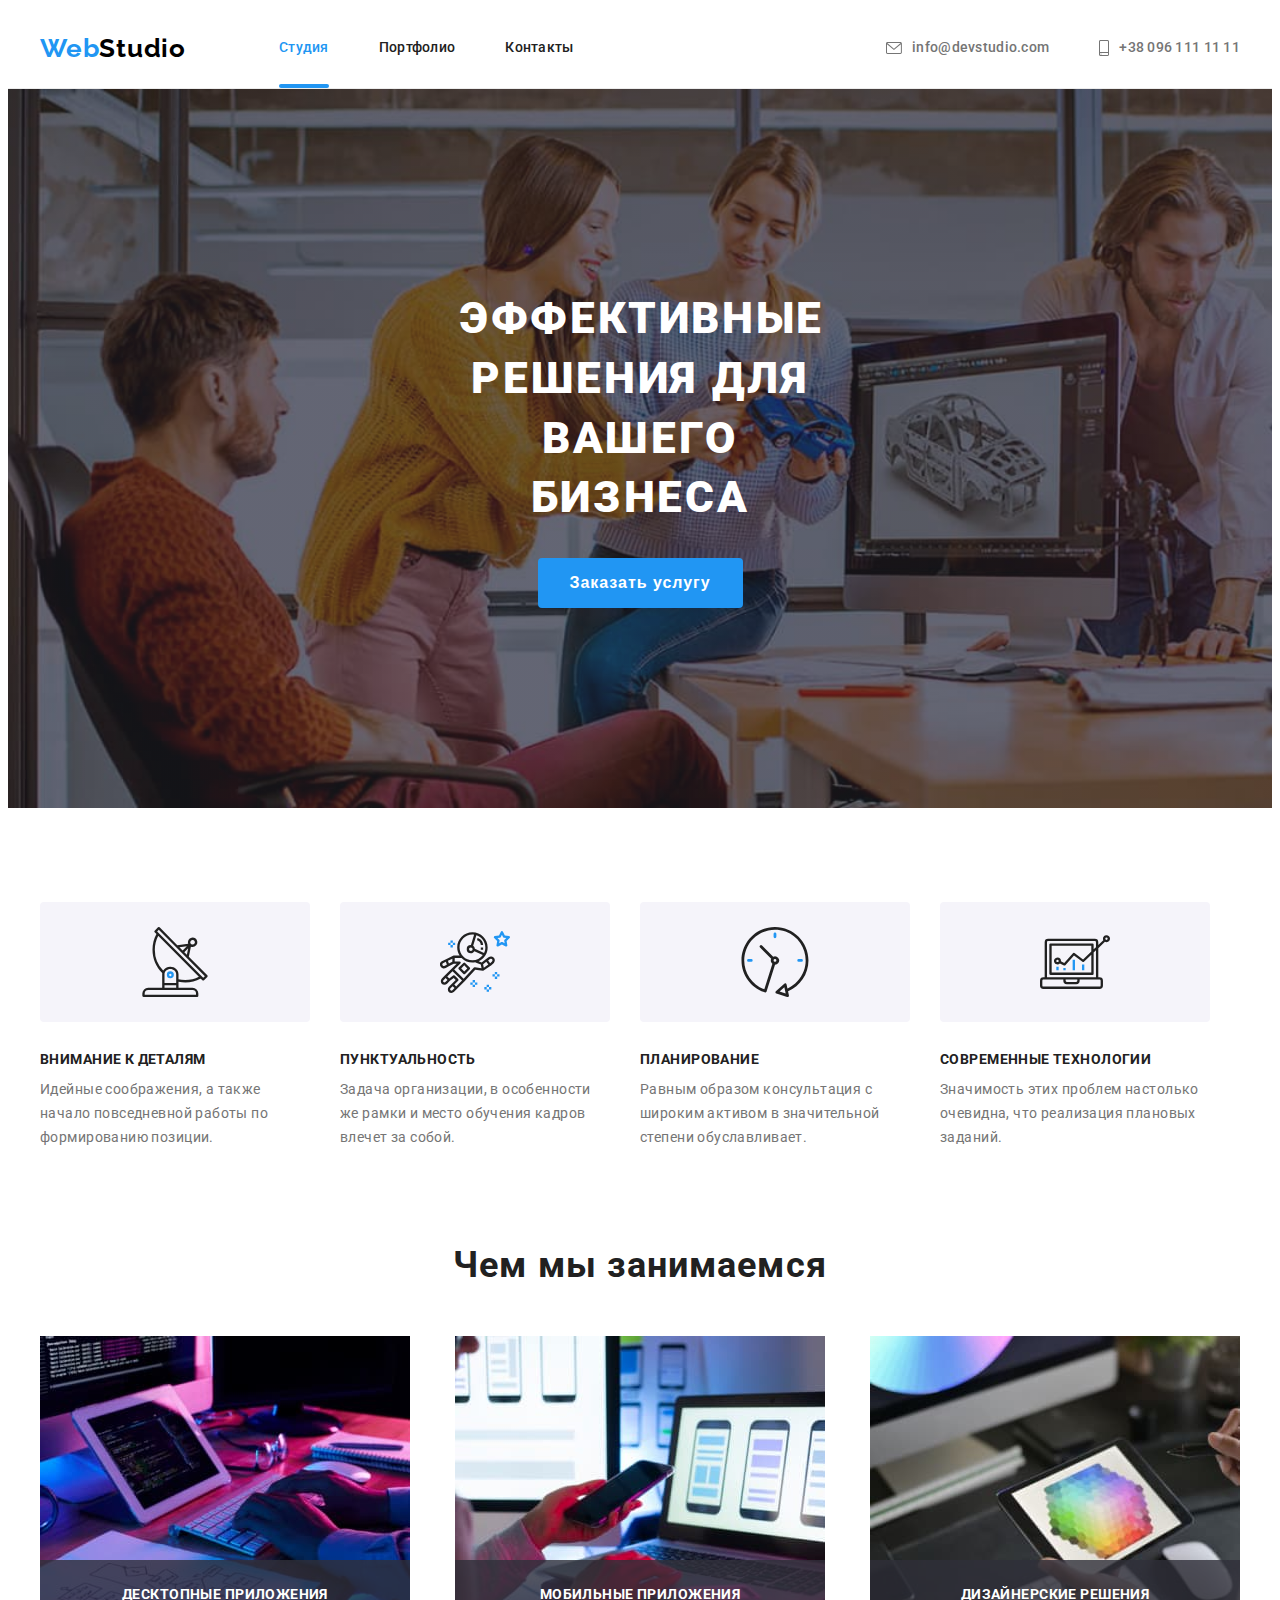
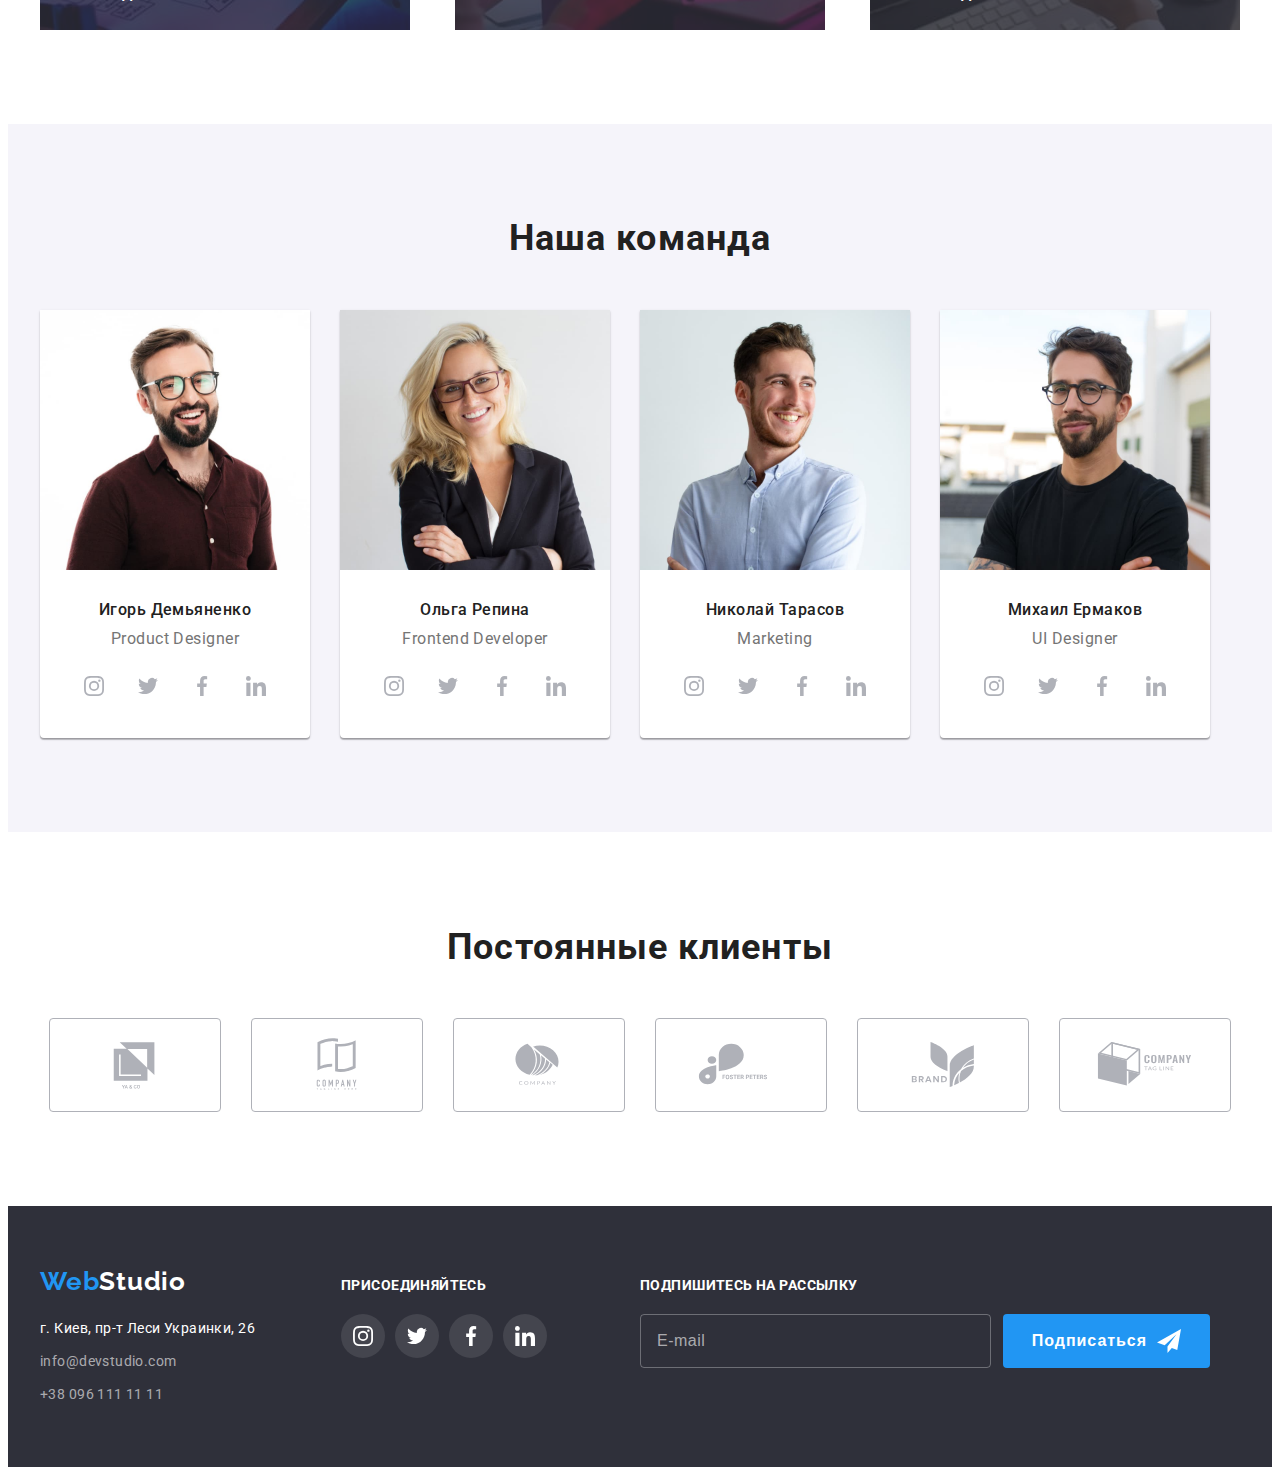
<file: index.html>
<!DOCTYPE html>
<html lang="ru">
  <head>
    <meta charset="UTF-8" />
    <meta http-equiv="X-UA-Compatible" content="IE=edge" />
    <meta name="viewport" content="width=device-width, initial-scale=1.0" />
    <title>Студия</title>
    <link rel="preconnect" href="https://fonts.gstatic.com" />
    <link
      href="https://fonts.googleapis.com/css2?family=Raleway:wght@700&family=Roboto:wght@400;500;700;900&display=swap"
      rel="stylesheet"
    />
    <link
      rel="stylesheet"
      href="https://cdnjs.cloudflare.com/ajax/libs/modern-normalize/1.1.0/modern-normalize.min.css"
      integrity="sha512-wpPYUAdjBVSE4KJnH1VR1HeZfpl1ub8YT/NKx4PuQ5NmX2tKuGu6U/JRp5y+Y8XG2tV+wKQpNHVUX03MfMFn9Q=="
      crossorigin="anonymous"
      referrerpolicy="no-referrer"
    />
    <link rel="stylesheet" href="./css/styles.css" />
  </head>
  <body>
    <!--Header-->
    <header class="page-header">
      <div class="container header-container">
        <nav class="nav-container">
          <a href="./index.html" class="logo"
            ><span class="logo-web">Web</span><span class="logo-studio">Studio</span></a
          >
          <ul class="nav-menu">
            <li class="menu-item">
              <a class="menu-link current" href="./index.html">Студия</a>
            </li>
            <li class="menu-item"><a class="menu-link" href="./portfolio.html">Портфолио</a></li>
            <li class="menu-item"><a class="menu-link" href="">Контакты</a></li>
          </ul>
        </nav>
        <ul class="menu-contacts">
          <li class="item">
            <a class="contacts-link" href="mailto:info@devstudio.com">
              <svg class="contacts-icon" width="16" height="12">
                <use href="./images/symbol-defs.svg#icon-envelope"></use>
              </svg>
              info@devstudio.com
            </a>
          </li>
          <li class="item">
            <a class="contacts-link" href="tel:+380961111111">
              <svg class="contacts-icon" width="10" height="16">
                <use href="./images/symbol-defs.svg#icon-smartphone"></use>
              </svg>
              +38 096 111 11 11
            </a>
          </li>
        </ul>
      </div>
    </header>

    <!-- Line -->
    <!-- <div class="line"></div> -->

    <!-- Main -->
    <main>
      <!--Hero-->
      <section class="hero">
        <h1 class="hero-title">Эффективные решения для вашего бизнеса</h1>
        <button class="hero-button" type="button" data-modal-open>Заказать услугу</button>
        <div class="backdrop is-hidden" data-modal>
          <div class="modal">
            <button type="button" class="close-btn" data-modal-close>
              <svg class="icon-close" width="11" height="11">
                <use href="./images/symbol-defs.svg#icon-close-btn"></use>
              </svg>
            </button>

            <p class="modal-title">Оставьте свои данные, мы вам перезвоним</p>

            <form name="user-info">
              <div class="name-wrap">
                <label for="user-name" class="form-name">Имя</label>
                <div class="input-wrap">
                  <input type="text" name="name" id="user-name" class="input-name" />
                  <svg class="form-icon" width="18" height="18">
                    <use href="./images/symbol-defs.svg#icon-person"></use>
                  </svg>
                </div>
              </div>

              <div class="tel-wrap">
                <label for="user-tel" class="form-tel">Телефон</label>
                <div class="input-wrap">
                  <input type="tel" name="tel" id="user-tel" class="input-tel" />
                  <svg class="form-icon" width="18" height="18">
                    <use href="./images/symbol-defs.svg#icon-phone-form"></use>
                  </svg>
                </div>
              </div>

              <div class="mail-wrap">
                <label for="user-mail" class="form-mail">Почта</label>
                <div class="input-wrap">
                  <input type="email" name="email" id="user-mail" class="input-mail" />
                  <svg class="form-icon" width="18" height="18">
                    <use href="./images/symbol-defs.svg#icon-email-form"></use>
                  </svg>
                </div>
              </div>

              <div class="comment-wrap">
                <label for="user-comment" class="form-comment">Комментарий</label>
                <textarea
                  name="form-comment"
                  id="user-comment"
                  class="text-comment"
                  placeholder="Введите текст"
                ></textarea>
              </div>

              <div class="agree-wrap">
                <!-- <svg class="icon-checked" width="16" height="15">
                  <use href="./images/symbol-defs.svg#icon-checked"></use>
                </svg> -->
                <input
                  type="checkbox"
                  name="checkbox"
                  id="check-agree"
                  class="user-check visually-hidden"
                />
                <label for="check-agree" class="agree-text">
                  <span>
                    <svg class="icon-checked" width="16" height="15">
                      <use href="./images/symbol-defs.svg#icon-check-item"></use>
                    </svg>
                  </span>
                  Соглашаюсь с рассылкой и принимаю<a href="">Условия договора</a>
                </label>
              </div>

              <button type="submit" class="modal-btn">Отправить</button>
            </form>
          </div>
        </div>
      </section>

      <!--Features-->
      <section class="features section">
        <div class="container">
          <h2 class="visually-hidden">Особенности</h2>
          <ul class="features-list">
            <li class="item">
              <div class="feature-logo-container">
                <svg class="features-logo" width="70" height="70">
                  <use href="./images/symbol-defs.svg#icon-antenna"></use>
                </svg>
              </div>
              <h3 class="features-title">Внимание к деталям</h3>
              <p class="features-disc">
                Идейные соображения, а также начало повседневной работы по формированию позиции.
              </p>
            </li>
            <li class="item">
              <div class="feature-logo-container">
                <svg class="features-logo" width="70" height="70">
                  <use href="./images/symbol-defs.svg#icon-astronaut"></use>
                </svg>
              </div>

              <h3 class="features-title">Пунктуальность</h3>
              <p class="features-disc">
                Задача организации, в особенности же рамки и место обучения кадров влечет за собой.
              </p>
            </li>
            <li class="item">
              <div class="feature-logo-container">
                <svg class="features-logo" width="70" height="70">
                  <use href="./images/symbol-defs.svg#icon-clock"></use>
                </svg>
              </div>

              <h3 class="features-title">Планирование</h3>
              <p class="features-disc">
                Равным образом консультация с широким активом в значительной степени обуславливает.
              </p>
            </li>
            <li class="item">
              <div class="feature-logo-container">
                <svg class="features-logo" width="70" height="70">
                  <use href="./images/symbol-defs.svg#icon-diagram"></use>
                </svg>
              </div>

              <h3 class="features-title">Современные технологии</h3>
              <p class="features-disc">
                Значимость этих проблем настолько очевидна, что реализация плановых заданий.
              </p>
            </li>
          </ul>

          <h2 class="specialisation-title">Чем мы занимаемся</h2>
          <ul class="specialisation-list">
            <li>
              <figure class="spec-fig">
                <img
                  class="images"
                  src="./images/box-1.jpg"
                  width="370"
                  alt="Разработка структуры проекта"
                />
                <figcaption class="label">Десктопные приложения</figcaption>
              </figure>
            </li>

            <li>
              <figure class="spec-fig">
                <img
                  class="images"
                  src="./images/box-2.jpg"
                  width="370"
                  alt="Разработка дизайна проекта"
                />
                <figcaption class="label">Мобильные приложения</figcaption>
              </figure>
            </li>

            <li>
              <figure class="spec-fig">
                <img
                  class="images"
                  src="./images/box-3.jpg"
                  width="370"
                  alt="Подбор оформления для проекта"
                />
                <figcaption class="label">Дизайнерские решения</figcaption>
              </figure>
            </li>
          </ul>
        </div>
      </section>

      <!--Our team-->
      <section class="section-team section">
        <div class="container">
          <h2 class="team-title">Наша команда</h2>
          <ul class="team-list">
            <li class="item">
              <img
                class="images"
                src="./images/img-1.jpg"
                width="270"
                alt="Фотография специалиста"
              />
              <h3 class="list-name">Игорь Демьяненко</h3>
              <p class="list-profession">Product Designer</p>
              <ul class="team-socials">
                <li class="item-team-socials">
                  <a class="team-socials-link" href="">
                    <svg class="team-logo" width="20" height="20">
                      <use href="./images/symbol-defs.svg#icon-instagram"></use>
                    </svg>
                  </a>
                </li>
                <li class="item-team-socials">
                  <a class="team-socials-link" href="">
                    <svg class="team-logo" width="20" height="20">
                      <use href="./images/symbol-defs.svg#icon-twitter"></use>
                    </svg>
                  </a>
                </li>
                <li class="item-team-socials">
                  <a class="team-socials-link" href="">
                    <svg class="team-logo" width="20" height="20">
                      <use href="./images/symbol-defs.svg#icon-facebook"></use>
                    </svg>
                  </a>
                </li>
                <li class="item-team-socials">
                  <a class="team-socials-link" href="">
                    <svg class="team-logo" width="20" height="20">
                      <use href="./images/symbol-defs.svg#icon-linkedin"></use>
                    </svg>
                  </a>
                </li>
              </ul>
            </li>
            <li class="item">
              <img
                class="images"
                src="./images/img-2.jpg"
                width="270"
                alt="Фотография специалиста"
              />
              <h3 class="list-name">Ольга Репина</h3>
              <p class="list-profession" lang="en">Frontend Developer</p>
              <ul class="team-socials">
                <li class="item-team-socials">
                  <a class="team-socials-link" href="">
                    <svg class="team-logo" width="20" height="20">
                      <use href="./images/symbol-defs.svg#icon-instagram"></use>
                    </svg>
                  </a>
                </li>
                <li class="item-team-socials">
                  <a class="team-socials-link" href="">
                    <svg class="team-logo" width="20" height="20">
                      <use href="./images/symbol-defs.svg#icon-twitter"></use>
                    </svg>
                  </a>
                </li>
                <li class="item-team-socials">
                  <a class="team-socials-link" href="">
                    <svg class="team-logo" width="20" height="20">
                      <use href="./images/symbol-defs.svg#icon-facebook"></use>
                    </svg>
                  </a>
                </li>
                <li class="item-team-socials">
                  <a class="team-socials-link" href="">
                    <svg class="team-logo" width="20" height="20">
                      <use href="./images/symbol-defs.svg#icon-linkedin"></use>
                    </svg>
                  </a>
                </li>
              </ul>
            </li>
            <li class="item">
              <img
                class="images"
                src="./images/img-3.jpg"
                width="270"
                alt="Фотография специалиста"
              />
              <h3 class="list-name">Николай Тарасов</h3>
              <p class="list-profession" lang="en">Marketing</p>
              <ul class="team-socials">
                <li class="item-team-socials">
                  <a class="team-socials-link" href="">
                    <svg class="team-logo" width="20" height="20">
                      <use href="./images/symbol-defs.svg#icon-instagram"></use>
                    </svg>
                  </a>
                </li>
                <li class="item-team-socials">
                  <a class="team-socials-link" href="">
                    <svg class="team-logo" width="20" height="20">
                      <use href="./images/symbol-defs.svg#icon-twitter"></use>
                    </svg>
                  </a>
                </li>
                <li class="item-team-socials">
                  <a class="team-socials-link" href="">
                    <svg class="team-logo" width="20" height="20">
                      <use href="./images/symbol-defs.svg#icon-facebook"></use>
                    </svg>
                  </a>
                </li>
                <li class="item-team-socials">
                  <a class="team-socials-link" href="">
                    <svg class="team-logo" width="20" height="20">
                      <use href="./images/symbol-defs.svg#icon-linkedin"></use>
                    </svg>
                  </a>
                </li>
              </ul>
            </li>
            <li class="item">
              <img
                class="images"
                src="./images/img-4.jpg"
                width="270"
                alt="Фотография специалиста"
              />
              <h3 class="list-name">Михаил Ермаков</h3>
              <p class="list-profession" lang="en">UI Designer</p>
              <ul class="team-socials">
                <li class="item-team-socials">
                  <a class="team-socials-link" href="">
                    <svg class="team-logo" width="20" height="20">
                      <use href="./images/symbol-defs.svg#icon-instagram"></use>
                    </svg>
                  </a>
                </li>
                <li class="item-team-socials">
                  <a class="team-socials-link" href="">
                    <svg class="team-logo" width="20" height="20">
                      <use href="./images/symbol-defs.svg#icon-twitter"></use>
                    </svg>
                  </a>
                </li>
                <li class="item-team-socials">
                  <a class="team-socials-link" href="">
                    <svg class="team-logo" width="20" height="20">
                      <use href="./images/symbol-defs.svg#icon-facebook"></use>
                    </svg>
                  </a>
                </li>
                <li class="item-team-socials">
                  <a class="team-socials-link" href="">
                    <svg class="team-logo" width="20" height="20">
                      <use href="./images/symbol-defs.svg#icon-linkedin"></use>
                    </svg>
                  </a>
                </li>
              </ul>
            </li>
          </ul>
        </div>
      </section>

      <!--clients-->
      <section class="section-clients section">
        <div class="container">
          <h2 class="clients-title">Постоянные клиенты</h2>
          <ul class="clients-list">
            <li class="clients-item">
              <a href="" class="clients-link">
                <svg class="clients-logo" width="106" height="60">
                  <use href="./images/symbol-defs.svg#icon-logo"></use>
                </svg>
              </a>
            </li>
            <li class="clients-item">
              <a href="" class="clients-link">
                <svg class="clients-logo" width="106" height="60">
                  <use href="./images/symbol-defs.svg#icon-logo-1"></use>
                </svg>
              </a>
            </li>
            <li class="clients-item">
              <a href="" class="clients-link">
                <svg class="clients-logo" width="106" height="60">
                  <use href="./images/symbol-defs.svg#icon-logo-2"></use>
                </svg>
              </a>
            </li>
            <li class="clients-item">
              <a href="" class="clients-link">
                <svg class="clients-logo" width="106" height="60">
                  <use href="./images/symbol-defs.svg#icon-logo-3"></use>
                </svg>
              </a>
            </li>
            <li class="clients-item">
              <a href="" class="clients-link">
                <svg class="clients-logo" width="106" height="60">
                  <use href="./images/symbol-defs.svg#icon-logo-4"></use>
                </svg>
              </a>
            </li>
            <li class="clients-item">
              <a href="" class="clients-link">
                <svg class="clients-logo" width="106" height="60">
                  <use href="./images/symbol-defs.svg#icon-logo-5"></use>
                </svg>
              </a>
            </li>
          </ul>
        </div>
      </section>
    </main>

    <!--Footer-->
    <footer class="footer">
      <div class="container">
        <div class="section-address">
          <a href="./index.html" class="logo">
            <span class="logo-web">Web</span><span class="logo-studio-footer">Studio</span></a
          >
          <ul class="footer-list">
            <li class="item">
              <address class="footer-address">г. Киев, пр-т Леси Украинки, 26</address>
            </li>
            <li class="item">
              <a class="footer-contacts" href="mailto:info@devstudio.com">info@devstudio.com</a>
            </li>
            <li class="item">
              <a class="footer-contacts" href="tel:+380961111111">+38 096 111 11 11</a>
            </li>
          </ul>
        </div>
        <!-- section socials -->
        <section class="section-socials">
          <h3 class="socials-title">присоединяйтесь</h3>
          <ul class="socials-list">
            <li class="socials-item">
              <a href="" class="socials-link">
                <svg class="footer-socials-logo" width="20" height="20">
                  <use href="./images/symbol-defs.svg#icon-instagram"></use>
                </svg>
              </a>
            </li>
            <li class="socials-item">
              <a href="" class="socials-link">
                <svg class="footer-socials-logo" width="20" height="20">
                  <use href="./images/symbol-defs.svg#icon-twitter"></use>
                </svg>
              </a>
            </li>
            <li class="socials-item">
              <a href="" class="socials-link">
                <svg class="footer-socials-logo" width="20" height="20">
                  <use href="./images/symbol-defs.svg#icon-facebook"></use>
                </svg>
              </a>
            </li>
            <li class="socials-item">
              <a href="" class="socials-link">
                <svg class="footer-socials-logo" width="20" height="20">
                  <use href="./images/symbol-defs.svg#icon-linkedin"></use>
                </svg>
              </a>
            </li>
          </ul>
        </section>
        <!--subscribe form -->
        <form class="subscribe-form">
          <label class="subscribe-label" for="subscribe">Подпишитесь на рассылку</label>
          <div class="input-btn-container">
            <input
              class="subscribe-input"
              type="email"
              name="user-email"
              id="subscribe"
              placeholder="E-mail"
            />
            <button type="submit" class="subscribe-btn">
              <span class="btn-title">Подписаться</span>
              <svg class="btn-icon" width="24" height="24">
                <use href="./images/symbol-defs.svg#icon-send"></use>
              </svg>
            </button>
          </div>
        </form>
      </div>
    </footer>
    <script src="./js/modal.js"></script>
  </body>
</html>
</file>
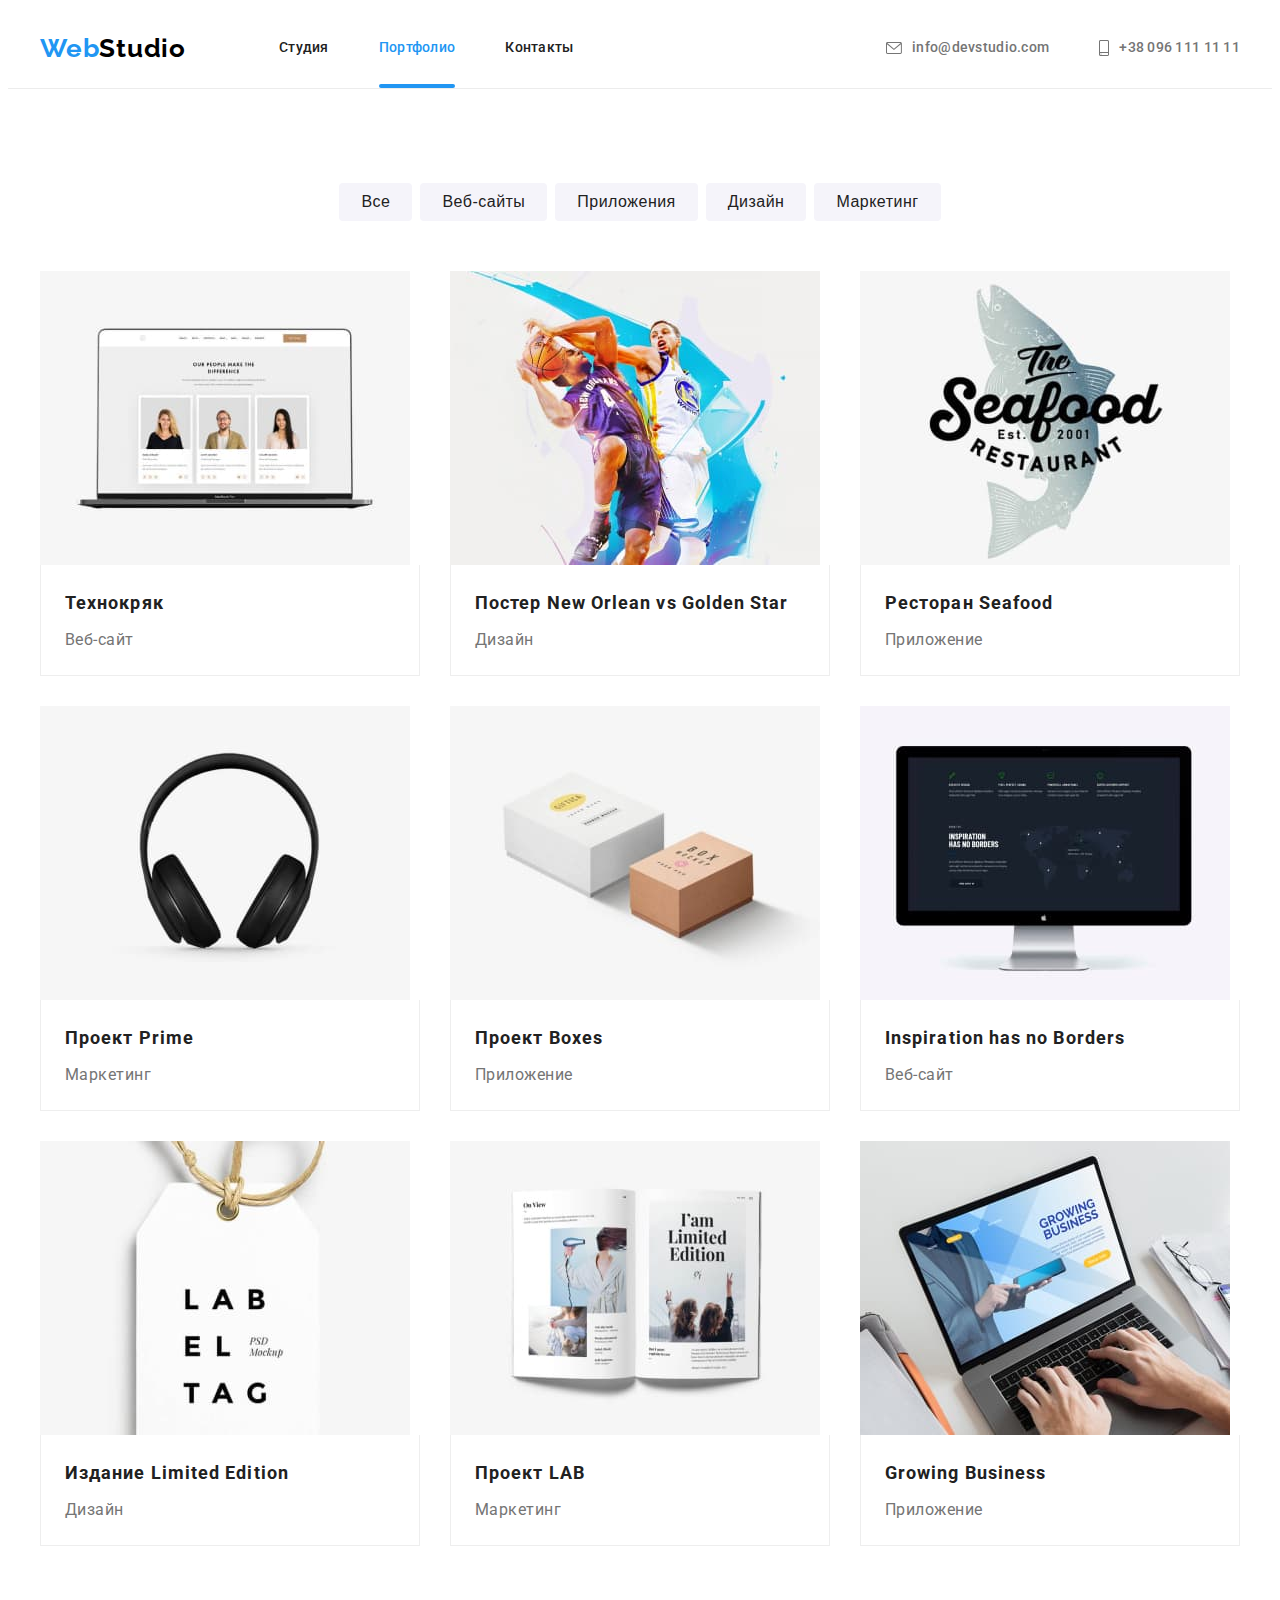
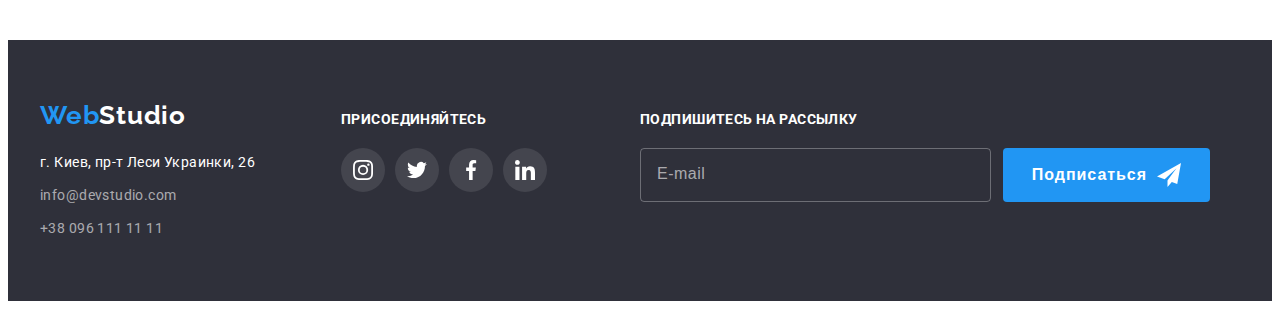
<file: portfolio.html>
<!DOCTYPE html>
<html lang="ru">
  <head>
    <meta charset="UTF-8" />
    <meta http-equiv="X-UA-Compatible" content="IE=edge" />
    <meta name="viewport" content="width=device-width, initial-scale=1.0" />
    <title>Портфолио</title>
    <link rel="preconnect" href="https://fonts.gstatic.com" />
    <link
      href="https://fonts.googleapis.com/css2?family=Raleway:wght@700&family=Roboto:wght@400;500;700;900&display=swap"
      rel="stylesheet"
    />
    <link
      rel="stylesheet"
      href="https://cdnjs.cloudflare.com/ajax/libs/modern-normalize/1.1.0/modern-normalize.min.css"
      integrity="sha512-wpPYUAdjBVSE4KJnH1VR1HeZfpl1ub8YT/NKx4PuQ5NmX2tKuGu6U/JRp5y+Y8XG2tV+wKQpNHVUX03MfMFn9Q=="
      crossorigin="anonymous"
      referrerpolicy="no-referrer"
    />
    <link rel="stylesheet" href="./css/styles.css" />
  </head>
  <body>
    <!--Header-->
    <header class="page-header">
      <div class="container header-container">
        <nav class="nav-container">
          <a href="./index.html" class="logo"
            ><span class="logo-web">Web</span><span class="logo-studio">Studio</span></a
          >
          <ul class="nav-menu">
            <li class="menu-item">
              <a class="menu-link" href="./index.html">Студия</a>
            </li>
            <li class="menu-item">
              <a class="menu-link current" href="./portfolio.html">Портфолио</a>
            </li>
            <li class="menu-item"><a class="menu-link" href="">Контакты</a></li>
          </ul>
        </nav>
        <ul class="menu-contacts">
          <li class="item">
            <a class="contacts-link" href="mailto:info@devstudio.com">
              <svg class="contacts-icon" width="16" height="12">
                <use href="./images/symbol-defs.svg#icon-envelope"></use>
              </svg>
              info@devstudio.com
            </a>
          </li>
          <li class="item">
            <a class="contacts-link" href="tel:+380961111111">
              <svg class="contacts-icon" width="10" height="16">
                <use href="./images/symbol-defs.svg#icon-smartphone"></use>
              </svg>
              +38 096 111 11 11
            </a>
          </li>
        </ul>
      </div>
    </header>

    <!-- Line -->

    <!-- <div class="line"></div> -->

    <!-- Main -->

    <main>
      <!-- Project section -->
      <section class="projects">
        <div class="container">
          <div class="filter-buttons">
            <ul class="buttons-list">
              <li class="item">
                <button class="filter-button" type="button">Все</button>
              </li>
              <li class="item">
                <button class="filter-button" type="button">Веб-сайты</button>
              </li>
              <li class="item">
                <button class="filter-button" type="button">Приложения</button>
              </li>
              <li class="item">
                <button class="filter-button" type="button">Дизайн</button>
              </li>
              <li class="item">
                <button class="filter-button" type="button">Маркетинг</button>
              </li>
            </ul>
          </div>

          <h1 class="visually-hidden">Портфолио наших работ</h1>
          <ul class="projects-list">
            <li class="item">
              <figure class="projects-fig">
                <img
                  class="images"
                  src="./images/img-a1.jpg"
                  width="370"
                  alt="Раскрытый и включенный ноутбук, на экране загруженный сайт с портретными фотографиями людей"
                />
                <figcaption class="overlay">
                  Технокряк это современная площадка распространения коронавируса. Компании
                  используют эту платформу для цифрового шпионажа и атак на защищённые сервера
                  конкурентов.
                </figcaption>
              </figure>
              <div class="card-text">
                <h2 class="project-name">Технокряк</h2>
                <p class="project-type">Веб-сайт</p>
              </div>
            </li>

            <li class="item">
              <figure class="projects-fig">
                <img
                  class="images"
                  src="./images/img-a2.jpg"
                  width="370"
                  alt="Два баскетболиста борются за мяч в прыжке"
                />
                <figcaption class="overlay">
                  Lorem ipsum dolor sit amet consectetur adipisicing elit. Natus, doloribus dicta!
                  Voluptatum ut magni saepe consequuntur, earum asperiores.
                </figcaption>
              </figure>

              <div class="card-text">
                <h2 class="project-name">Постер New Orlean vs Golden Star</h2>
                <p class="project-type">Дизайн</p>
              </div>
            </li>

            <li class="item">
              <figure class="projects-fig">
                <img
                  class="images"
                  src="./images/img-a3.jpg"
                  width="370"
                  alt="Логотип ресторана морепродуктов"
                />
                <figcaption class="overlay">
                  Lorem ipsum, dolor sit amet consectetur adipisicing elit. Deleniti similique
                  tempora et quod dolore inventore asperiores sunt! Quisquam tempore harum magni
                  veniam.
                </figcaption>
              </figure>

              <div class="card-text">
                <h2 class="project-name">Ресторан Seafood</h2>
                <p class="project-type">Приложение</p>
              </div>
            </li>

            <li class="item">
              <figure class="projects-fig">
                <img
                  class="images"
                  src="./images/img-a4.jpg"
                  width="370"
                  alt="Накладные наушники"
                />
                <figcaption class="overlay">
                  Lorem ipsum dolor sit amet consectetur adipisicing elit. Veniam, optio iure? Quasi
                  incidunt provident accusantium sit exercitationem eaque excepturi autem!
                </figcaption>
              </figure>

              <div class="card-text">
                <h2 class="project-name">Проект Prime</h2>
                <p class="project-type">Маркетинг</p>
              </div>
            </li>

            <li class="item">
              <figure class="projects-fig">
                <img
                  class="images"
                  src="./images/img-a5.jpg"
                  width="370"
                  alt="Бумажные квадратные коробки. Одна - белая, вторая - коричневая"
                />
                <figcaption class="overlay">
                  Lorem, ipsum dolor sit amet consectetur adipisicing elit. Nam obcaecati enim,
                  repudiandae accusantium reprehenderit modi rerum quaerat magni, ex ad ratione
                  quasi.
                </figcaption>
              </figure>

              <div class="card-text">
                <h2 class="project-name">Проект Boxes</h2>
                <p class="project-type">Приложение</p>
              </div>
            </li>

            <li class="item">
              <figure class="projects-fig">
                <img
                  class="images"
                  src="./images/img-a6.jpg"
                  width="370"
                  alt="Компьютерный монитор на серой подставке"
                />
                <figcaption class="overlay">
                  Lorem ipsum dolor sit, amet consectetur adipisicing elit. Quam fugiat neque
                  mollitia odit labore?
                </figcaption>
              </figure>

              <div class="card-text">
                <h2 class="project-name">Inspiration has no Borders</h2>
                <p class="project-type">Веб-сайт</p>
              </div>
            </li>

            <li class="item">
              <figure class="projects-fig">
                <img
                  class="images"
                  src="./images/img-a8.jpg"
                  width="370"
                  alt="Бирка белого цвета с коричневой верёвкой"
                />
                <figcaption class="overlay">
                  Lorem ipsum dolor sit amet consectetur, adipisicing elit. Reiciendis similique
                  iusto numquam illum officiis, excepturi hic quo temporibus maxime!
                </figcaption>
              </figure>

              <div class="card-text">
                <h2 class="project-name">Издание Limited Edition</h2>
                <p class="project-type">Дизайн</p>
              </div>
            </li>

            <li class="item">
              <figure class="projects-fig">
                <img class="images" src="./images/img-a7.jpg" width="370" alt="Раскрытая книга" />
                <figcaption class="overlay">
                  Lorem ipsum dolor sit amet consectetur adipisicing elit. Aliquid voluptatem
                  commodi nihil officia rem deserunt, ad eos mollitia?
                </figcaption>
              </figure>

              <div class="card-text">
                <h2 class="project-name">Проект LAB</h2>
                <p class="project-type">Маркетинг</p>
              </div>
            </li>

            <li class="item">
              <figure class="projects-fig">
                <img
                  class="images"
                  src="./images/img-a9.jpg"
                  width="370"
                  alt="На экране ноутбука работающее приложение соответствующего проекта"
                />
                <figcaption class="overlay">
                  Lorem ipsum dolor sit amet, consectetur adipisicing elit. Recusandae aliquam
                  doloremque ratione enim. Repellat numquam dolor dolorem optio ea odit!
                </figcaption>
              </figure>

              <div class="card-text">
                <h2 class="project-name">Growing Business</h2>
                <p class="project-type">Приложение</p>
              </div>
            </li>
          </ul>
        </div>
      </section>
    </main>

    <!--Footer-->
    <footer class="footer">
      <div class="container">
        <div class="section-address">
          <a href="./index.html" class="logo">
            <span class="logo-web">Web</span><span class="logo-studio-footer">Studio</span></a
          >
          <ul class="footer-list">
            <li class="item">
              <address class="footer-address">г. Киев, пр-т Леси Украинки, 26</address>
            </li>
            <li class="item">
              <a class="footer-contacts" href="mailto:info@devstudio.com">info@devstudio.com</a>
            </li>
            <li class="item">
              <a class="footer-contacts" href="tel:+380961111111">+38 096 111 11 11</a>
            </li>
          </ul>
        </div>
        <!-- section socials -->
        <section class="section-socials">
          <h3 class="socials-title">присоединяйтесь</h3>
          <ul class="socials-list">
            <li class="socials-item">
              <a href="" class="socials-link">
                <svg class="footer-socials-logo" width="20" height="20">
                  <use href="./images/symbol-defs.svg#icon-instagram"></use>
                </svg>
              </a>
            </li>
            <li class="socials-item">
              <a href="" class="socials-link">
                <svg class="footer-socials-logo" width="20" height="20">
                  <use href="./images/symbol-defs.svg#icon-twitter"></use>
                </svg>
              </a>
            </li>
            <li class="socials-item">
              <a href="" class="socials-link">
                <svg class="footer-socials-logo" width="20" height="20">
                  <use href="./images/symbol-defs.svg#icon-facebook"></use>
                </svg>
              </a>
            </li>
            <li class="socials-item">
              <a href="" class="socials-link">
                <svg class="footer-socials-logo" width="20" height="20">
                  <use href="./images/symbol-defs.svg#icon-linkedin"></use>
                </svg>
              </a>
            </li>
          </ul>
        </section>
        <!--subscribe form -->
        <div class="subscribe-form">
          <label class="subscribe-label" for="subscribe">Подпишитесь на рассылку</label>
          <div class="input-btn-container">
            <input
              class="subscribe-input"
              type="email"
              name="user-email"
              id="subscribe"
              placeholder="E-mail"
            />
            <button type="submit" class="subscribe-btn">
              <span class="btn-title">Подписаться</span>
              <svg class="btn-icon" width="24" height="24">
                <use href="./images/symbol-defs.svg#icon-send"></use>
              </svg>
            </button>
          </div>
        </div>
      </div>
    </footer>
  </body>
</html>
</file>
<file: css/styles.css>
:root {
  --font-logo: 'Raleway', sans-serif;
  --text-color: #757575;
  --title-color: #212121;
  --accent-color: #2196f3;
  --logo-color: #000000;
  --bgc: #2f303a;
  --background-button-section: #f5f4fa;
  --text-color-on-hover-bg: #ffffff;
  --hero-btn-hover: #188ce8;
  --socials-team-logo: #afb1b8;
}

h1,
h2,
h3,
h4,
h5,
h6,
p,
ul {
  margin: 0;
  padding: 0;
}

.visually-hidden {
  position: absolute;
  width: 1px;
  height: 1px;
  margin: -1px;
  padding: 0;
  overflow: hidden;
  border: 0;
  clip: rect(0 0 0 0);
}

body {
  font-family: 'Roboto', sans-serif;
  color: var(--text-color);
}

.container {
  width: 1200px;
  padding-left: 15px;
  padding-right: 15px;
  margin-left: auto;
  margin-right: auto;
  /* outline: 1px solid aqua; */
}

.section {
  padding-top: 94px;
  padding-bottom: 94px;
}

.section:nth-child(2n + 1) {
  background-color: var(--background-button-section);
}

.images {
  display: block;
  max-width: 100%;
  height: auto;
}

/* Text decoration for <a> */
.logo,
.current,
.menu-link,
.contacts-link,
.footer-contacts {
  text-decoration: none;
}

/* --------------------------------------Main page - Studio */

/* Header */

.page-header {
  border-bottom: 1px solid #ececec;
}

.header-container {
  display: flex;
  align-items: center;
}

.nav-container {
  display: flex;
  align-items: center;
}

.logo {
  font-family: var(--font-logo);
  font-weight: bold;
  font-size: 26px;
  line-height: 1.19;
  letter-spacing: 0.03em;
}

.logo-web {
  color: var(--accent-color);
}

.logo-studio {
  color: var(--logo-color);
}

.nav-menu {
  display: flex;
  margin-left: 93px;
  font-weight: 500;
  font-size: 14px;
  line-height: 1.14;
  letter-spacing: 0.02em;
  list-style-type: none;
}

.nav-container .current {
  color: var(--accent-color);
}

.menu-item {
  position: relative;
}

.menu-item .current::after {
  content: '';
  position: absolute;
  left: 0;
  bottom: 0;
  width: 100%;
  height: 4px;
  border-radius: 2px;
  background-color: var(--accent-color);
}

.menu-link {
  display: block;
  padding-top: 32px;
  padding-bottom: 32px;
  color: var(--title-color);

  transition-property: color;
  transition-duration: 250ms;
  transition-timing-function: cubic-bezier(0.4, 0, 0.2, 1);
}

.menu-item:not(:last-child) {
  margin-right: 50px;
}

.menu-link:hover,
.menu-link:focus {
  color: var(--accent-color);
  outline: none;
}

.menu-contacts {
  display: flex;
  margin-left: auto;
  font-weight: 500;
  font-size: 14px;
  line-height: 1.14;
  letter-spacing: 0.02em;
  list-style-type: none;
}

.menu-contacts .item:not(:last-child) {
  margin-right: 50px;
}

.contacts-link {
  display: flex;
  align-items: center;
  padding-top: 32px;
  padding-bottom: 32px;
  color: currentColor;

  transition-property: color;
  transition-duration: 250ms;
  transition-timing-function: cubic-bezier(0.4, 0, 0.2, 1);
}

.contacts-link:hover,
.contacts-link:focus {
  color: var(--accent-color);
  outline: none;
}

.contacts-icon {
  margin-right: 10px;
  fill: var(--text-color);

  transition-property: fill;
  transition-duration: 250ms;
  transition-timing-function: cubic-bezier(0.4, 0, 0.2, 1);
}

.contacts-link:hover .contacts-icon,
.contacts-link:focus .contacts-icon {
  fill: var(--accent-color);
  outline: none;
}

/* ----------------------------------------------------------------------------- */
/* .line {
  min-width: 1600px;
  margin-left: auto;
  margin-right: auto;
  border-top: 1px solid #ececec;
} */
/* ----------------------------------------------------------------------------- */

/* Hero */

.hero {
  max-width: 1600px;
  margin-left: auto;
  margin-right: auto;
  padding: 200px 452px;
  text-align: center;

  background-image: linear-gradient(rgba(47, 48, 58, 0.4), rgba(47, 48, 58, 0.4)),
    url(../images/bg.jpg);
  background-repeat: no-repeat;
  background-size: cover;
}

.hero-title {
  margin-bottom: 30px;
  max-width: 696px;
  font-weight: 900;
  font-size: 44px;
  line-height: 1.36;
  text-align: center;
  letter-spacing: 0.06em;
  text-transform: uppercase;
  color: var(--text-color-on-hover-bg);
}

.hero-button {
  /* width: 200px;
  height: 50px; */
  padding: 10px 32px;
  font-weight: 700;
  font-size: 16px;
  line-height: 1.88;
  text-align: center;
  letter-spacing: 0.06em;
  background-color: var(--accent-color);
  border-style: none;
  border-radius: 4px;
  color: var(--text-color-on-hover-bg);
  cursor: pointer;

  transition-property: background-color, box-shadow;
  transition-duration: 250ms;
  transition-timing-function: cubic-bezier(0.4, 0, 0.2, 1);
}

.hero-button:hover,
.hero-button:focus {
  box-shadow: 0px 4px 4px rgba(0, 0, 0, 0.15);
  background-color: var(--hero-btn-hover);
  outline: none;
}

/* Modal */

.backdrop {
  width: 100vw;
  height: 100vh;
  position: fixed;
  top: 0;
  left: 0;
  z-index: 1;
  background-color: rgba(0, 0, 0, 0.2);

  transition-property: opacity, background-color;
  transition-duration: 250ms;
  transition-timing-function: cubic-bezier(0.4, 0, 0.2, 1);
}

.modal {
  position: absolute;
  left: 50%;
  top: 50%;
  padding: 40px;
  transform: translate(-50%, -50%);
  width: 528px;
  min-height: 581px;
  background-color: var(--text-color-on-hover-bg);
  box-shadow: 0px 1px 3px rgba(0, 0, 0, 0.12), 0px 1px 1px rgba(0, 0, 0, 0.14),
    0px 2px 1px rgba(0, 0, 0, 0.2);
  border-radius: 4px;
}

.is-hidden {
  opacity: 0;
  pointer-events: none;
}

.close-btn {
  display: flex;
  justify-content: center;
  align-items: center;
  position: absolute;
  top: 8px;
  right: 8px;
  width: 30px;
  height: 30px;
  background-color: var(--text-color-on-hover-bg);
  border: 1px solid rgba(0, 0, 0, 0.1);
  border-radius: 50%;
  cursor: pointer;
}

.close-btn:hover .icon-close {
  fill: var(--accent-color);
}

.icon-close {
  fill: var(--logo-color);
  margin: auto;

  transition-property: fill;
  transition-duration: 250ms;
  transition-timing-function: cubic-bezier(0.4, 0, 0.2, 1);
}

.modal-title {
  margin-bottom: 12px;

  font-weight: 700;
  font-size: 20px;
  line-height: 1.15;
  text-align: center;
  letter-spacing: 0.03em;

  color: var(--title-color);
}

.name-wrap,
.tel-wrap,
.mail-wrap {
  display: flex;
  flex-direction: column;
}

.form-name,
.form-tel,
.form-mail,
.form-comment {
  margin-bottom: 4px;
  font-size: 12px;
  line-height: 1.17;
  letter-spacing: 0.01em;
  color: var(--text-color);

  text-align: left;
}

.input-wrap {
  position: relative;
  margin-bottom: 10px;
}

.input-name,
.input-tel,
.input-mail,
.text-comment {
  height: 40px;
  width: 100%;
  padding-left: 42px;

  border: 1px solid rgba(33, 33, 33, 0.2);
  border-radius: 4px;

  transition-property: border-color;
  transition-duration: 250ms;
  transition-timing-function: cubic-bezier(0.4, 0, 0.2, 1);
}

.input-name:focus,
.input-tel:focus,
.input-mail:focus,
.text-comment:focus {
  border-color: var(--accent-color);
  outline: none;
}

.input-name:hover,
.input-tel:hover,
.input-mail:hover,
.text-comment:hover {
  border-color: var(--accent-color);
}

.input-name:focus + .form-icon,
.input-tel:focus + .form-icon,
.input-mail:focus + .form-icon {
  fill: var(--accent-color);
}

.input-name:hover + .form-icon,
.input-tel:hover + .form-icon,
.input-mail:hover + .form-icon {
  fill: var(--accent-color);
}

.form-icon {
  position: absolute;
  top: 50%;
  left: 12px;

  transform: translateY(-50%);

  transition-property: fill;
  transition-duration: 250ms;
  transition-timing-function: cubic-bezier(0.4, 0, 0.2, 1);
}

.comment-wrap {
  display: flex;
  flex-direction: column;
}

.text-comment {
  height: 120px;
  padding: 12px 16px;
  margin-bottom: 20px;
  resize: none;
}

.text-comment::placeholder {
  font-size: 12px;
  line-height: 1.17;
  letter-spacing: 0.01em;

  color: rgba(117, 117, 117, 0.5);
}

.agree-wrap {
  display: flex;
  align-items: center;
  justify-content: center;
  height: 24px;
  margin-bottom: 30px;
}

.agree-text {
  display: flex;
  align-items: center;
  margin-bottom: 0;
  font-size: 14px;
  line-height: 1.71;
  letter-spacing: 0.03em;
  color: var(--text-color);
}

.agree-text span {
  display: flex;
  align-items: center;
  justify-content: center;
  margin-right: 7px;
  width: 16px;
  height: 15px;
  border: 2px solid var(--logo-color);
  border-radius: 2px;
  fill: var(--text-color-on-hover-bg);
}

.user-check:checked + .agree-text span {
  border: none;
  background-color: var(--accent-color);
}

.agree-text a {
  color: var(--accent-color);
  margin-left: 4px;
}

.modal-btn {
  font-weight: 700;
  font-size: 16px;
  line-height: 1.87;
  letter-spacing: 0.06em;

  padding: 10px 56px;

  color: var(--text-color-on-hover-bg);
  background-color: var(--accent-color);
  border: none;
  border-radius: 4px;

  transition-property: box-shadow, background-color;
  transition-duration: 250ms;
  transition-timing-function: cubic-bezier(0.4, 0, 0.2, 1);
}

.modal-btn:hover {
  background-color: var(--hero-btn-hover);
  box-shadow: 0px 4px 4px rgba(0, 0, 0, 0.15);
  cursor: pointer;
}

/* Features */

.features-list {
  margin-bottom: 94px;
  display: flex;
  list-style-type: none;
}

.features-list .item {
  width: 270px;
}

.features-list .item:not(:last-child) {
  margin-right: 30px;
}

.feature-logo-container {
  margin-bottom: 30px;
  width: 100%;
  height: 120px;
  display: flex;
  justify-content: center;
  align-items: center;
  background: var(--background-button-section);
  border-radius: 4px;
}

.features-title {
  margin-bottom: 10px;
  font-weight: bold;
  font-size: 14px;
  line-height: 1.14;
  letter-spacing: 0.03em;
  text-transform: uppercase;
  color: var(--title-color);
}

.features-disc {
  font-size: 14px;
  line-height: 1.71;
  letter-spacing: 0.03em;
}

.specialisation-title {
  margin-bottom: 50px;
  font-weight: bold;
  font-size: 36px;
  line-height: 1.17;
  text-align: center;
  letter-spacing: 0.03em;
  color: var(--title-color);
}

.specialisation-list {
  display: flex;
  justify-content: space-between;
  list-style-type: none;
}

.spec-fig {
  display: flex;
  position: relative;
  margin: 0;
}

.label {
  position: absolute;
  bottom: 0;
  width: 100%;
  padding-top: 27px;
  padding-bottom: 27px;
  font-weight: 700;
  font-size: 14px;
  line-height: 1.14;
  text-align: center;
  letter-spacing: 0.03em;
  text-transform: uppercase;
  color: var(--text-color-on-hover-bg);
  background: rgba(47, 48, 58, 0.8);
}

/* Our team */

.team-title {
  margin-bottom: 50px;
  font-weight: bold;
  font-size: 36px;
  line-height: 1.16;
  text-align: center;
  letter-spacing: 0.03em;
  color: var(--title-color);
}

.team-list {
  display: flex;
  list-style-type: none;
}

.team-list .item:not(:last-child) {
  margin-right: 30px;
}

.team-list .item {
  padding-bottom: 30px;
  background: #ffffff;
  box-shadow: 0px 1px 3px rgba(0, 0, 0, 0.12), 0px 1px 1px rgba(0, 0, 0, 0.14),
    0px 2px 1px rgba(0, 0, 0, 0.2);
  border-radius: 0px 0px 4px 4px;
}

.team-list .images {
  margin-bottom: 30px;
}

.list-name {
  margin-bottom: 10px;
  font-weight: 500;
  font-size: 16px;
  line-height: 1.19;
  text-align: center;
  letter-spacing: 0.03em;
  color: var(--title-color);
}

.list-profession {
  margin-bottom: 16px;
  font-size: 16px;
  line-height: 1.19;
  text-align: center;
  letter-spacing: 0.03em;
}

.team-socials {
  display: flex;
  justify-content: center;
  list-style: none;
}

.item-team-socials:not(:last-child) {
  margin-right: 10px;
}

.team-socials-link {
  display: flex;
  justify-content: center;
  align-items: center;
  width: 44px;
  height: 44px;
  border-radius: 50%;

  transition-property: background-color;
  transition-duration: 250ms;
  transition-timing-function: cubic-bezier(0.4, 0, 0.2, 1);
}

.team-socials-link:hover,
.team-socials-link:focus {
  background-color: var(--accent-color);
  outline: none;
}

.team-socials-link:hover .team-logo,
.team-socials-link:focus .team-logo {
  fill: var(--text-color-on-hover-bg);
  outline: none;
}

.team-logo {
  fill: var(--socials-team-logo);

  transition-property: fill;
  transition-duration: 250ms;
  transition-timing-function: cubic-bezier(0.4, 0, 0.2, 1);
}

/* Clients */

.clients-title {
  margin-bottom: 50px;
  font-weight: 700;
  font-size: 36px;
  line-height: 1.17;
  text-align: center;
  letter-spacing: 0.03em;
  color: var(--title-color);
}

.clients-list {
  display: flex;
  justify-content: center;
  list-style: none;
}

.clients-item:not(:last-child) {
  margin-right: 30px;
}

.clients-link {
  display: flex;
  justify-content: center;
  align-items: center;
  width: 170px;
  height: 92px;
  border: 1px solid #afb1b8;
  border-radius: 4px;

  transition-property: border;
  transition-duration: 250ms;
  transition-timing-function: cubic-bezier(0.4, 0, 0.2, 1);
}

.clients-link:hover,
.clients-link:focus {
  border: 1px solid var(--accent-color);
  outline: none;
}

.clients-link:hover .clients-logo,
.clients-link:focus .clients-logo {
  fill: var(--accent-color);
  outline: none;
}

.clients-logo {
  fill: var(--socials-team-logo);

  transition-property: fill;
  transition-duration: 250ms;
  transition-timing-function: cubic-bezier(0.4, 0, 0.2, 1);
}

/* Footer */

.footer .container {
  padding-top: 60px;
  padding-bottom: 60px;
}

.footer {
  background-color: var(--bgc);
}

.section-address {
  display: flex;
  min-width: 231px;
  list-style-type: none;
  flex-flow: column;
}

.footer .logo {
  display: inline-block;
  font-weight: 700;
  font-size: 26px;
  line-height: 1.19;
  letter-spacing: 0.03em;
  margin-bottom: 20px;
}

.logo-studio-footer {
  color: var(--text-color-on-hover-bg);
}

.footer-list {
  list-style-type: none;
}

.footer-list .item:not(:last-child) {
  margin-bottom: 9px;
}

.footer-address {
  font-style: inherit;
  font-size: 14px;
  line-height: 1.71;
  letter-spacing: 0.03em;
  color: var(--text-color-on-hover-bg);
}

.footer-contacts {
  font-size: 14px;
  line-height: 1.71;
  letter-spacing: 0.03em;
  color: rgba(255, 255, 255, 0.6);

  transition-property: color;
  transition-duration: 250ms;
  transition-timing-function: cubic-bezier(0.4, 0, 0.2, 1);
}

.footer-contacts:hover,
.footer-contacts:focus {
  color: var(--accent-color);
  outline: none;
}

/* socials */

.footer .container {
  display: flex;
}

.section-socials {
  padding-top: 12px;
  margin-left: 70px;
}

.socials-title {
  margin-bottom: 20px;
  font-weight: 700;
  font-size: 14px;
  line-height: 1.14;
  letter-spacing: 0.03em;
  text-transform: uppercase;
  color: var(--text-color-on-hover-bg);
}

.socials-list {
  display: flex;
  list-style: none;
}

.socials-item:not(:last-child) {
  margin-right: 10px;
}

.socials-link {
  display: flex;
  justify-content: center;
  align-items: center;
  width: 44px;
  height: 44px;
  border-radius: 50%;
  background-color: rgba(255, 255, 255, 0.1);

  transition-property: background-color;
  transition-duration: 250ms;
  transition-timing-function: cubic-bezier(0.4, 0, 0.2, 1);
}

.socials-link:hover,
.socials-link:focus {
  background-color: var(--accent-color);
  outline: none;
}

.footer-socials-logo {
  fill: var(--text-color-on-hover-bg);
}

/* subscribe form */

.subscribe-form {
  width: 100%;
  height: auto;
  margin-left: 93px;
  padding-top: 12px;
}

.input-btn-container {
  display: flex;
  width: 570px;
}

.subscribe-label {
  display: block;
  margin-bottom: 20px;
  font-weight: 700;
  font-size: 14px;
  line-height: 1.14;
  letter-spacing: 0.03em;
  text-transform: uppercase;
  color: var(--text-color-on-hover-bg);
}

.subscribe-input {
  margin-right: 12px;
  padding-left: 16px;
  height: 50px;
  width: 358px;
  border: 1px solid rgba(255, 255, 255, 0.3);
  border-radius: 4px;
  background-color: transparent;
  color: var(--text-color-on-hover-bg);
}

.subscribe-input::placeholder {
  font-size: 16px;
  line-height: 1.25;
  letter-spacing: 0.03em;

  color: rgba(255, 255, 255, 0.6);
}

.subscribe-input:focus {
  border: 1px solid var(--accent-color);
  outline: none;
}

.subscribe-btn {
  display: flex;
  align-items: center;
  padding: 10px 29px;
  background: var(--accent-color);
  border: none;
  border-radius: 4px;

  transition-property: background-color, box-shadow;
  transition-duration: 250ms;
  transition-timing-function: cubic-bezier(0.4, 0, 0.2, 1);
}

.subscribe-btn:hover,
.subscribe-btn:focus {
  background-color: var(--hero-btn-hover);
  outline: none;
  box-shadow: 0px 4px 4px rgba(0, 0, 0, 0.15);
  cursor: pointer;
}

.btn-title {
  font-weight: 700;
  font-size: 16px;
  line-height: 1.87;
  letter-spacing: 0.06em;

  color: var(--text-color-on-hover-bg);
}

.btn-icon {
  margin-left: 10px;
  fill: var(--text-color-on-hover-bg);
}

/* ---------------------------Page - Portfolio */

.projects {
  padding-top: 94px;
  padding-bottom: 94px;
}

/* Filter buttons */

.buttons-list {
  display: flex;
  justify-content: center;
  margin-bottom: 50px;
  list-style-type: none;
}

.buttons-list .item:not(:last-child) {
  margin-right: 8px;
}

.filter-button {
  padding: 6px 22px;
  font-weight: 500;
  font-size: 16px;
  line-height: 1.62;
  text-align: center;
  letter-spacing: 0.03em;
  color: var(--title-color);
  background: var(--background-button-section);
  border-radius: 4px;
  border-style: none;
  cursor: pointer;

  transition-property: background-color, color, box-shadow;
  transition-duration: 250ms;
  transition-timing-function: cubic-bezier(0.4, 0, 0.2, 1);
}

.filter-button:focus,
.filter-button:hover {
  color: var(--text-color-on-hover-bg);
  background-color: var(--accent-color);
  box-shadow: 0px 3px 1px rgba(0, 0, 0, 0.1), 0px 1px 2px rgba(0, 0, 0, 0.08),
    0px 2px 2px rgba(0, 0, 0, 0.12);
  outline: none;
}

/* Projects */

.projects-list {
  display: flex;
  flex-wrap: wrap;
  margin-top: -30px;
  margin-left: -30px;
  list-style-type: none;
}

.projects-list > .item {
  flex-basis: calc(100% / 3 - 30px);
  margin-top: 30px;
  margin-left: 30px;

  transition-property: box-shadow;
  transition-duration: 250ms;
  transition-timing-function: cubic-bezier(0.4, 0, 0.2, 1);
}

.projects-list > .item:hover {
  box-shadow: 0px 1px 1px rgba(0, 0, 0, 0.12), 0px 4px 4px rgba(0, 0, 0, 0.06),
    1px 4px 6px rgba(0, 0, 0, 0.16);
}

.projects-fig {
  position: relative;
  margin: 0;
  overflow: hidden;
}

.overlay {
  position: absolute;
  bottom: 0;
  left: 0;
  transform: translateY(105%);
  padding: 63px 24px;
  width: 100%;
  height: 100%;
  font-size: 18px;
  line-height: 1.56;
  letter-spacing: 0.03em;
  color: var(--text-color-on-hover-bg);
  background: rgba(33, 150, 243, 0.9);

  transition: transform 250ms cubic-bezier(0.4, 0, 0.2, 1);
}

.item:hover .overlay {
  transform: translateY(0);
  /* animation-name: overlay;
  animation-duration: 250ms;
  animation-iteration-count: 1;
  animation-direction: alternate;
  animation-timing-function: cubic-bezier(0.4, 0, 0.2, 1);
  animation-delay: 0;
  animation-fill-mode: forwards; */
}

.card-text {
  display: block;
  padding: 20px 24px;
  border-left: 1px solid #eeeeee;
  border-bottom: 1px solid #eeeeee;
  border-right: 1px solid #eeeeee;
}

.project-name {
  margin-bottom: 4px;
  font-weight: 700;
  font-size: 18px;
  line-height: 36px;
  letter-spacing: 0.06em;
  color: var(--title-color);
}

.project-type {
  font-size: 16px;
  line-height: 30px;
  letter-spacing: 0.03em;
}

/* Animation for projects list */

/* @keyframes overlay {
  0% {
    height: 0;
  }

  50% {
    visibility: visible;
  }

  100% {
    height: 100%;
  }
} */
</file>
